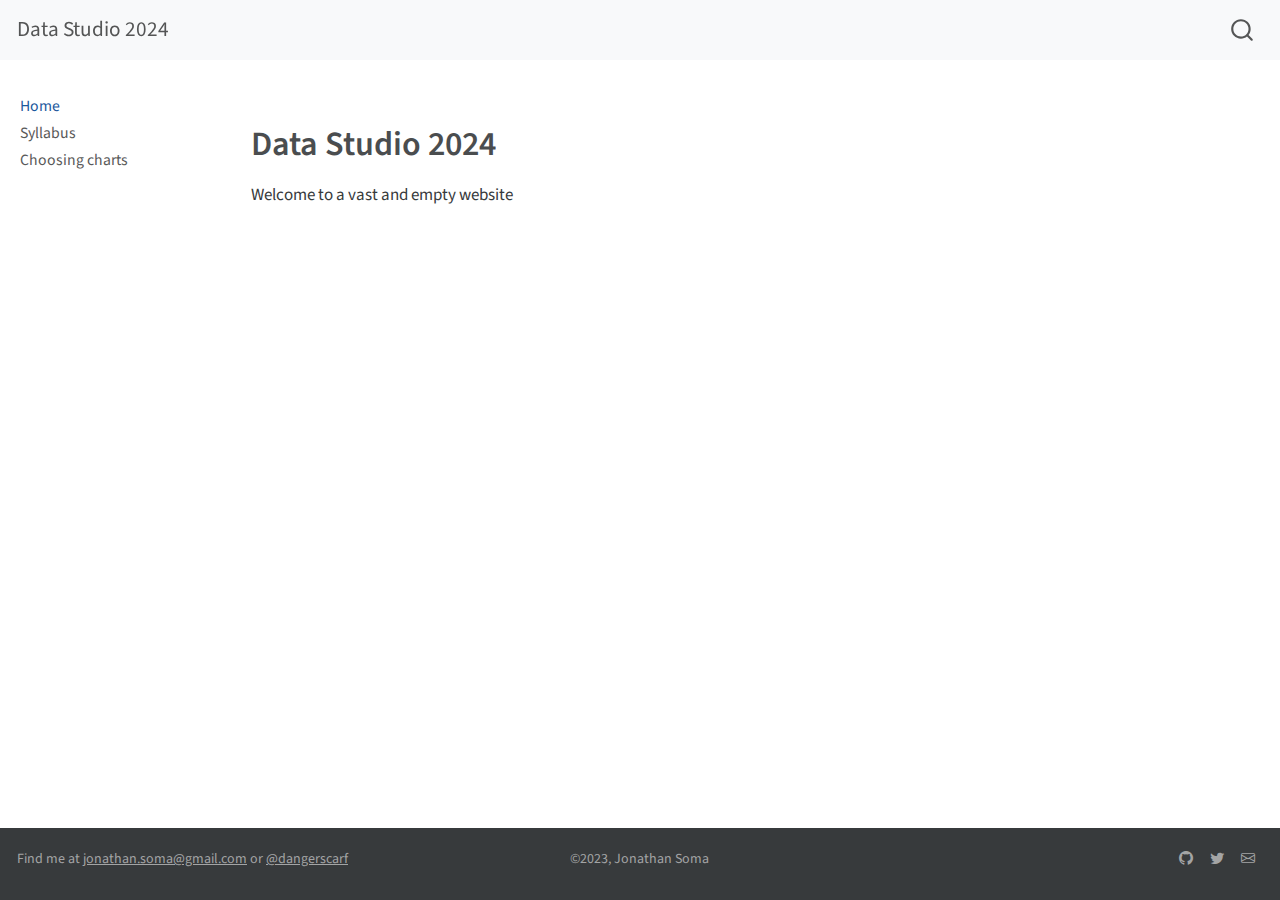
<file: docs/index.html>
<!DOCTYPE html>
<html xmlns="http://www.w3.org/1999/xhtml" lang="en" xml:lang="en"><head>

<meta charset="utf-8">
<meta name="generator" content="quarto-1.3.361">

<meta name="viewport" content="width=device-width, initial-scale=1.0, user-scalable=yes">


<title>Data Studio 2024</title>
<style>
code{white-space: pre-wrap;}
span.smallcaps{font-variant: small-caps;}
div.columns{display: flex; gap: min(4vw, 1.5em);}
div.column{flex: auto; overflow-x: auto;}
div.hanging-indent{margin-left: 1.5em; text-indent: -1.5em;}
ul.task-list{list-style: none;}
ul.task-list li input[type="checkbox"] {
  width: 0.8em;
  margin: 0 0.8em 0.2em -1em; /* quarto-specific, see https://github.com/quarto-dev/quarto-cli/issues/4556 */ 
  vertical-align: middle;
}
</style>


<script src="site_libs/quarto-nav/quarto-nav.js"></script>
<script src="site_libs/quarto-nav/headroom.min.js"></script>
<script src="site_libs/clipboard/clipboard.min.js"></script>
<script src="site_libs/quarto-search/autocomplete.umd.js"></script>
<script src="site_libs/quarto-search/fuse.min.js"></script>
<script src="site_libs/quarto-search/quarto-search.js"></script>
<meta name="quarto:offset" content="./">
<script src="site_libs/quarto-html/quarto.js"></script>
<script src="site_libs/quarto-html/popper.min.js"></script>
<script src="site_libs/quarto-html/tippy.umd.min.js"></script>
<script src="site_libs/quarto-html/anchor.min.js"></script>
<link href="site_libs/quarto-html/tippy.css" rel="stylesheet">
<link href="site_libs/quarto-html/quarto-syntax-highlighting.css" rel="stylesheet" id="quarto-text-highlighting-styles">
<script src="site_libs/bootstrap/bootstrap.min.js"></script>
<link href="site_libs/bootstrap/bootstrap-icons.css" rel="stylesheet">
<link href="site_libs/bootstrap/bootstrap.min.css" rel="stylesheet" id="quarto-bootstrap" data-mode="light">
<script id="quarto-search-options" type="application/json">{
  "location": "navbar",
  "copy-button": false,
  "collapse-after": 3,
  "panel-placement": "end",
  "type": "overlay",
  "limit": 20,
  "language": {
    "search-no-results-text": "No results",
    "search-matching-documents-text": "matching documents",
    "search-copy-link-title": "Copy link to search",
    "search-hide-matches-text": "Hide additional matches",
    "search-more-match-text": "more match in this document",
    "search-more-matches-text": "more matches in this document",
    "search-clear-button-title": "Clear",
    "search-detached-cancel-button-title": "Cancel",
    "search-submit-button-title": "Submit",
    "search-label": "Search"
  }
}</script>


<meta name="twitter:title" content="">
<meta name="twitter:description" content="">
<meta name="twitter:creator" content="@dangerscarf">
<meta name="twitter:card" content="summary">
</head>

<body class="nav-sidebar docked nav-fixed fullcontent">

<div id="quarto-search-results"></div>
  <header id="quarto-header" class="headroom fixed-top">
    <nav class="navbar navbar-expand-lg navbar-dark ">
      <div class="navbar-container container-fluid">
      <div class="navbar-brand-container">
    <a class="navbar-brand" href="./index.html">
    <span class="navbar-title">Data Studio 2024</span>
    </a>
  </div>
        <div class="quarto-navbar-tools ms-auto">
</div>
          <div id="quarto-search" class="" title="Search"></div>
      </div> <!-- /container-fluid -->
    </nav>
  <nav class="quarto-secondary-nav">
    <div class="container-fluid d-flex">
      <button type="button" class="quarto-btn-toggle btn" data-bs-toggle="collapse" data-bs-target="#quarto-sidebar,#quarto-sidebar-glass" aria-controls="quarto-sidebar" aria-expanded="false" aria-label="Toggle sidebar navigation" onclick="if (window.quartoToggleHeadroom) { window.quartoToggleHeadroom(); }">
        <i class="bi bi-layout-text-sidebar-reverse"></i>
      </button>
      <nav class="quarto-page-breadcrumbs" aria-label="breadcrumb"><ol class="breadcrumb"><li class="breadcrumb-item"><a href="./index.html">Home</a></li></ol></nav>
      <a class="flex-grow-1" role="button" data-bs-toggle="collapse" data-bs-target="#quarto-sidebar,#quarto-sidebar-glass" aria-controls="quarto-sidebar" aria-expanded="false" aria-label="Toggle sidebar navigation" onclick="if (window.quartoToggleHeadroom) { window.quartoToggleHeadroom(); }">      
      </a>
    </div>
  </nav>
</header>
<!-- content -->
<div id="quarto-content" class="quarto-container page-columns page-rows-contents page-layout-article page-navbar">
<!-- sidebar -->
  <nav id="quarto-sidebar" class="sidebar collapse collapse-horizontal sidebar-navigation docked overflow-auto">
    <div class="sidebar-menu-container"> 
    <ul class="list-unstyled mt-1">
        <li class="sidebar-item">
  <div class="sidebar-item-container"> 
  <a href="./index.html" class="sidebar-item-text sidebar-link active">
 <span class="menu-text">Home</span></a>
  </div>
</li>
        <li class="sidebar-item">
  <div class="sidebar-item-container"> 
  <a href="./syllabus.html" class="sidebar-item-text sidebar-link">
 <span class="menu-text">Syllabus</span></a>
  </div>
</li>
        <li class="sidebar-item">
  <div class="sidebar-item-container"> 
  <a href="./selecting-charts.html" class="sidebar-item-text sidebar-link">
 <span class="menu-text">Choosing charts</span></a>
  </div>
</li>
    </ul>
    </div>
</nav>
<div id="quarto-sidebar-glass" data-bs-toggle="collapse" data-bs-target="#quarto-sidebar,#quarto-sidebar-glass"></div>
<!-- margin-sidebar -->
    
<!-- main -->
<main class="content" id="quarto-document-content">



<section id="data-studio-2024" class="level1">
<h1>Data Studio 2024</h1>
<p>Welcome to a vast and empty website</p>


</section>

</main> <!-- /main -->
<script id="quarto-html-after-body" type="application/javascript">
window.document.addEventListener("DOMContentLoaded", function (event) {
  const toggleBodyColorMode = (bsSheetEl) => {
    const mode = bsSheetEl.getAttribute("data-mode");
    const bodyEl = window.document.querySelector("body");
    if (mode === "dark") {
      bodyEl.classList.add("quarto-dark");
      bodyEl.classList.remove("quarto-light");
    } else {
      bodyEl.classList.add("quarto-light");
      bodyEl.classList.remove("quarto-dark");
    }
  }
  const toggleBodyColorPrimary = () => {
    const bsSheetEl = window.document.querySelector("link#quarto-bootstrap");
    if (bsSheetEl) {
      toggleBodyColorMode(bsSheetEl);
    }
  }
  toggleBodyColorPrimary();  
  const icon = "";
  const anchorJS = new window.AnchorJS();
  anchorJS.options = {
    placement: 'right',
    icon: icon
  };
  anchorJS.add('.anchored');
  const isCodeAnnotation = (el) => {
    for (const clz of el.classList) {
      if (clz.startsWith('code-annotation-')) {                     
        return true;
      }
    }
    return false;
  }
  const clipboard = new window.ClipboardJS('.code-copy-button', {
    text: function(trigger) {
      const codeEl = trigger.previousElementSibling.cloneNode(true);
      for (const childEl of codeEl.children) {
        if (isCodeAnnotation(childEl)) {
          childEl.remove();
        }
      }
      return codeEl.innerText;
    }
  });
  clipboard.on('success', function(e) {
    // button target
    const button = e.trigger;
    // don't keep focus
    button.blur();
    // flash "checked"
    button.classList.add('code-copy-button-checked');
    var currentTitle = button.getAttribute("title");
    button.setAttribute("title", "Copied!");
    let tooltip;
    if (window.bootstrap) {
      button.setAttribute("data-bs-toggle", "tooltip");
      button.setAttribute("data-bs-placement", "left");
      button.setAttribute("data-bs-title", "Copied!");
      tooltip = new bootstrap.Tooltip(button, 
        { trigger: "manual", 
          customClass: "code-copy-button-tooltip",
          offset: [0, -8]});
      tooltip.show();    
    }
    setTimeout(function() {
      if (tooltip) {
        tooltip.hide();
        button.removeAttribute("data-bs-title");
        button.removeAttribute("data-bs-toggle");
        button.removeAttribute("data-bs-placement");
      }
      button.setAttribute("title", currentTitle);
      button.classList.remove('code-copy-button-checked');
    }, 1000);
    // clear code selection
    e.clearSelection();
  });
  function tippyHover(el, contentFn) {
    const config = {
      allowHTML: true,
      content: contentFn,
      maxWidth: 500,
      delay: 100,
      arrow: false,
      appendTo: function(el) {
          return el.parentElement;
      },
      interactive: true,
      interactiveBorder: 10,
      theme: 'quarto',
      placement: 'bottom-start'
    };
    window.tippy(el, config); 
  }
  const noterefs = window.document.querySelectorAll('a[role="doc-noteref"]');
  for (var i=0; i<noterefs.length; i++) {
    const ref = noterefs[i];
    tippyHover(ref, function() {
      // use id or data attribute instead here
      let href = ref.getAttribute('data-footnote-href') || ref.getAttribute('href');
      try { href = new URL(href).hash; } catch {}
      const id = href.replace(/^#\/?/, "");
      const note = window.document.getElementById(id);
      return note.innerHTML;
    });
  }
      let selectedAnnoteEl;
      const selectorForAnnotation = ( cell, annotation) => {
        let cellAttr = 'data-code-cell="' + cell + '"';
        let lineAttr = 'data-code-annotation="' +  annotation + '"';
        const selector = 'span[' + cellAttr + '][' + lineAttr + ']';
        return selector;
      }
      const selectCodeLines = (annoteEl) => {
        const doc = window.document;
        const targetCell = annoteEl.getAttribute("data-target-cell");
        const targetAnnotation = annoteEl.getAttribute("data-target-annotation");
        const annoteSpan = window.document.querySelector(selectorForAnnotation(targetCell, targetAnnotation));
        const lines = annoteSpan.getAttribute("data-code-lines").split(",");
        const lineIds = lines.map((line) => {
          return targetCell + "-" + line;
        })
        let top = null;
        let height = null;
        let parent = null;
        if (lineIds.length > 0) {
            //compute the position of the single el (top and bottom and make a div)
            const el = window.document.getElementById(lineIds[0]);
            top = el.offsetTop;
            height = el.offsetHeight;
            parent = el.parentElement.parentElement;
          if (lineIds.length > 1) {
            const lastEl = window.document.getElementById(lineIds[lineIds.length - 1]);
            const bottom = lastEl.offsetTop + lastEl.offsetHeight;
            height = bottom - top;
          }
          if (top !== null && height !== null && parent !== null) {
            // cook up a div (if necessary) and position it 
            let div = window.document.getElementById("code-annotation-line-highlight");
            if (div === null) {
              div = window.document.createElement("div");
              div.setAttribute("id", "code-annotation-line-highlight");
              div.style.position = 'absolute';
              parent.appendChild(div);
            }
            div.style.top = top - 2 + "px";
            div.style.height = height + 4 + "px";
            let gutterDiv = window.document.getElementById("code-annotation-line-highlight-gutter");
            if (gutterDiv === null) {
              gutterDiv = window.document.createElement("div");
              gutterDiv.setAttribute("id", "code-annotation-line-highlight-gutter");
              gutterDiv.style.position = 'absolute';
              const codeCell = window.document.getElementById(targetCell);
              const gutter = codeCell.querySelector('.code-annotation-gutter');
              gutter.appendChild(gutterDiv);
            }
            gutterDiv.style.top = top - 2 + "px";
            gutterDiv.style.height = height + 4 + "px";
          }
          selectedAnnoteEl = annoteEl;
        }
      };
      const unselectCodeLines = () => {
        const elementsIds = ["code-annotation-line-highlight", "code-annotation-line-highlight-gutter"];
        elementsIds.forEach((elId) => {
          const div = window.document.getElementById(elId);
          if (div) {
            div.remove();
          }
        });
        selectedAnnoteEl = undefined;
      };
      // Attach click handler to the DT
      const annoteDls = window.document.querySelectorAll('dt[data-target-cell]');
      for (const annoteDlNode of annoteDls) {
        annoteDlNode.addEventListener('click', (event) => {
          const clickedEl = event.target;
          if (clickedEl !== selectedAnnoteEl) {
            unselectCodeLines();
            const activeEl = window.document.querySelector('dt[data-target-cell].code-annotation-active');
            if (activeEl) {
              activeEl.classList.remove('code-annotation-active');
            }
            selectCodeLines(clickedEl);
            clickedEl.classList.add('code-annotation-active');
          } else {
            // Unselect the line
            unselectCodeLines();
            clickedEl.classList.remove('code-annotation-active');
          }
        });
      }
  const findCites = (el) => {
    const parentEl = el.parentElement;
    if (parentEl) {
      const cites = parentEl.dataset.cites;
      if (cites) {
        return {
          el,
          cites: cites.split(' ')
        };
      } else {
        return findCites(el.parentElement)
      }
    } else {
      return undefined;
    }
  };
  var bibliorefs = window.document.querySelectorAll('a[role="doc-biblioref"]');
  for (var i=0; i<bibliorefs.length; i++) {
    const ref = bibliorefs[i];
    const citeInfo = findCites(ref);
    if (citeInfo) {
      tippyHover(citeInfo.el, function() {
        var popup = window.document.createElement('div');
        citeInfo.cites.forEach(function(cite) {
          var citeDiv = window.document.createElement('div');
          citeDiv.classList.add('hanging-indent');
          citeDiv.classList.add('csl-entry');
          var biblioDiv = window.document.getElementById('ref-' + cite);
          if (biblioDiv) {
            citeDiv.innerHTML = biblioDiv.innerHTML;
          }
          popup.appendChild(citeDiv);
        });
        return popup.innerHTML;
      });
    }
  }
});
</script>
</div> <!-- /content -->
<footer class="footer">
  <div class="nav-footer">
    <div class="nav-footer-left">Find me at <a href="mailto:jonathan.soma@gmail.com">jonathan.soma@gmail.com</a> or <a href="https://twitter.com/dangerscarf"><span class="citation" data-cites="dangerscarf">@dangerscarf</span></a></div>   
    <div class="nav-footer-center">©2023, Jonathan Soma</div>
    <div class="nav-footer-right">
      <ul class="footer-items list-unstyled">
    <li class="nav-item compact">
    <a class="nav-link" href="https://github.com/jsoma">
      <i class="bi bi-github" role="img">
</i> 
    </a>
  </li>  
    <li class="nav-item compact">
    <a class="nav-link" href="https://twitter.com/dangerscarf">
      <i class="bi bi-twitter" role="img">
</i> 
    </a>
  </li>  
    <li class="nav-item compact">
    <a class="nav-link" href="mailto:jonathan.soma@gmail.com">
      <i class="bi bi-envelope" role="img">
</i> 
    </a>
  </li>  
</ul>
    </div>
  </div>
</footer>



</body></html>
</file>
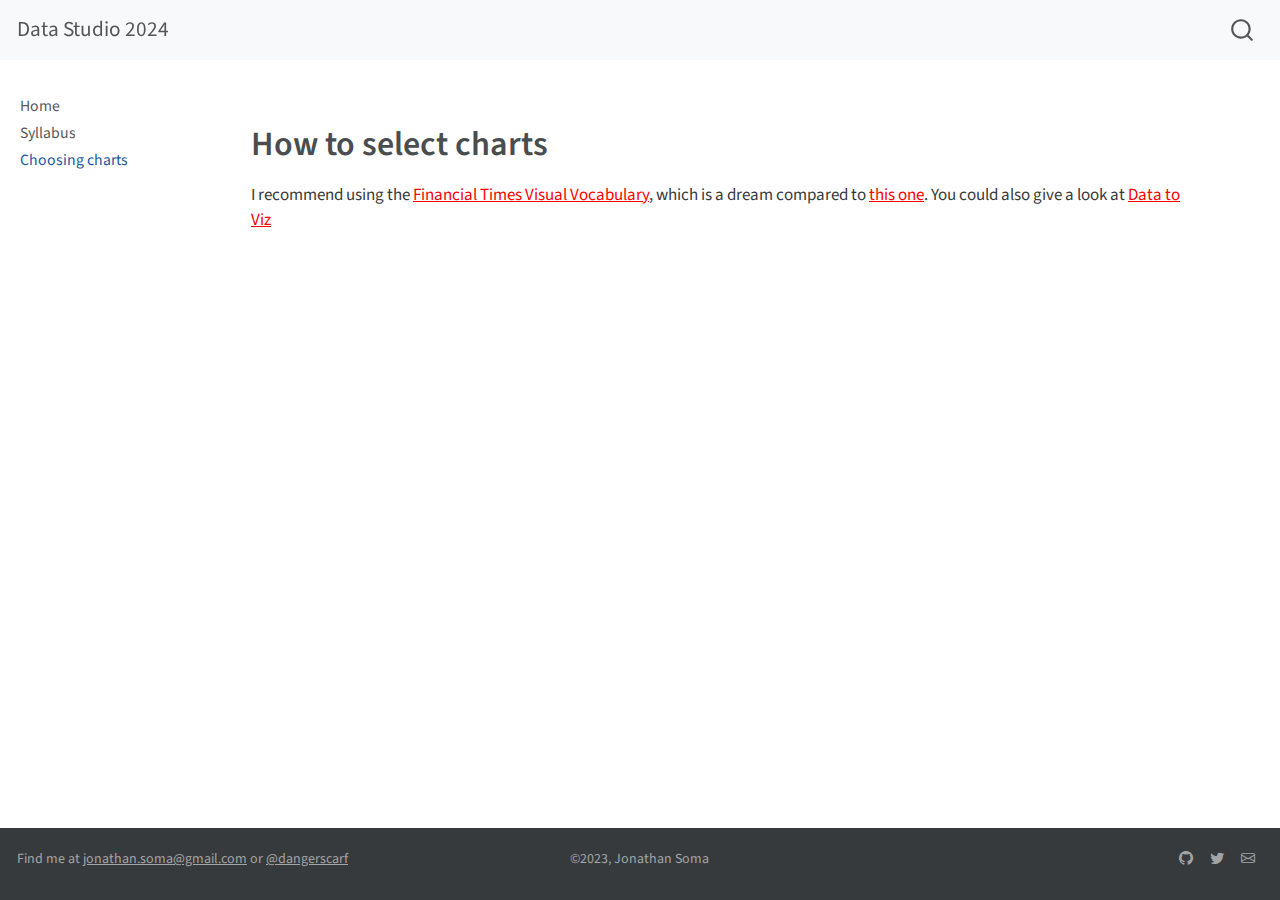
<file: docs/selecting-charts.html>
<!DOCTYPE html>
<html xmlns="http://www.w3.org/1999/xhtml" lang="en" xml:lang="en"><head>

<meta charset="utf-8">
<meta name="generator" content="quarto-1.3.361">

<meta name="viewport" content="width=device-width, initial-scale=1.0, user-scalable=yes">


<title>Data Studio 2024 – selecting-charts</title>
<style>
code{white-space: pre-wrap;}
span.smallcaps{font-variant: small-caps;}
div.columns{display: flex; gap: min(4vw, 1.5em);}
div.column{flex: auto; overflow-x: auto;}
div.hanging-indent{margin-left: 1.5em; text-indent: -1.5em;}
ul.task-list{list-style: none;}
ul.task-list li input[type="checkbox"] {
  width: 0.8em;
  margin: 0 0.8em 0.2em -1em; /* quarto-specific, see https://github.com/quarto-dev/quarto-cli/issues/4556 */ 
  vertical-align: middle;
}
</style>


<script src="site_libs/quarto-nav/quarto-nav.js"></script>
<script src="site_libs/quarto-nav/headroom.min.js"></script>
<script src="site_libs/clipboard/clipboard.min.js"></script>
<script src="site_libs/quarto-search/autocomplete.umd.js"></script>
<script src="site_libs/quarto-search/fuse.min.js"></script>
<script src="site_libs/quarto-search/quarto-search.js"></script>
<meta name="quarto:offset" content="./">
<script src="site_libs/quarto-html/quarto.js"></script>
<script src="site_libs/quarto-html/popper.min.js"></script>
<script src="site_libs/quarto-html/tippy.umd.min.js"></script>
<script src="site_libs/quarto-html/anchor.min.js"></script>
<link href="site_libs/quarto-html/tippy.css" rel="stylesheet">
<link href="site_libs/quarto-html/quarto-syntax-highlighting.css" rel="stylesheet" id="quarto-text-highlighting-styles">
<script src="site_libs/bootstrap/bootstrap.min.js"></script>
<link href="site_libs/bootstrap/bootstrap-icons.css" rel="stylesheet">
<link href="site_libs/bootstrap/bootstrap.min.css" rel="stylesheet" id="quarto-bootstrap" data-mode="light">
<script id="quarto-search-options" type="application/json">{
  "location": "navbar",
  "copy-button": false,
  "collapse-after": 3,
  "panel-placement": "end",
  "type": "overlay",
  "limit": 20,
  "language": {
    "search-no-results-text": "No results",
    "search-matching-documents-text": "matching documents",
    "search-copy-link-title": "Copy link to search",
    "search-hide-matches-text": "Hide additional matches",
    "search-more-match-text": "more match in this document",
    "search-more-matches-text": "more matches in this document",
    "search-clear-button-title": "Clear",
    "search-detached-cancel-button-title": "Cancel",
    "search-submit-button-title": "Submit",
    "search-label": "Search"
  }
}</script>


</head>

<body class="nav-sidebar docked nav-fixed fullcontent">

<div id="quarto-search-results"></div>
  <header id="quarto-header" class="headroom fixed-top">
    <nav class="navbar navbar-expand-lg navbar-dark ">
      <div class="navbar-container container-fluid">
      <div class="navbar-brand-container">
    <a class="navbar-brand" href="./index.html">
    <span class="navbar-title">Data Studio 2024</span>
    </a>
  </div>
        <div class="quarto-navbar-tools ms-auto">
</div>
          <div id="quarto-search" class="" title="Search"></div>
      </div> <!-- /container-fluid -->
    </nav>
  <nav class="quarto-secondary-nav">
    <div class="container-fluid d-flex">
      <button type="button" class="quarto-btn-toggle btn" data-bs-toggle="collapse" data-bs-target="#quarto-sidebar,#quarto-sidebar-glass" aria-controls="quarto-sidebar" aria-expanded="false" aria-label="Toggle sidebar navigation" onclick="if (window.quartoToggleHeadroom) { window.quartoToggleHeadroom(); }">
        <i class="bi bi-layout-text-sidebar-reverse"></i>
      </button>
      <nav class="quarto-page-breadcrumbs" aria-label="breadcrumb"><ol class="breadcrumb"><li class="breadcrumb-item"><a href="./selecting-charts.html">Choosing charts</a></li></ol></nav>
      <a class="flex-grow-1" role="button" data-bs-toggle="collapse" data-bs-target="#quarto-sidebar,#quarto-sidebar-glass" aria-controls="quarto-sidebar" aria-expanded="false" aria-label="Toggle sidebar navigation" onclick="if (window.quartoToggleHeadroom) { window.quartoToggleHeadroom(); }">      
      </a>
    </div>
  </nav>
</header>
<!-- content -->
<div id="quarto-content" class="quarto-container page-columns page-rows-contents page-layout-article page-navbar">
<!-- sidebar -->
  <nav id="quarto-sidebar" class="sidebar collapse collapse-horizontal sidebar-navigation docked overflow-auto">
    <div class="sidebar-menu-container"> 
    <ul class="list-unstyled mt-1">
        <li class="sidebar-item">
  <div class="sidebar-item-container"> 
  <a href="./index.html" class="sidebar-item-text sidebar-link">
 <span class="menu-text">Home</span></a>
  </div>
</li>
        <li class="sidebar-item">
  <div class="sidebar-item-container"> 
  <a href="./syllabus.html" class="sidebar-item-text sidebar-link">
 <span class="menu-text">Syllabus</span></a>
  </div>
</li>
        <li class="sidebar-item">
  <div class="sidebar-item-container"> 
  <a href="./selecting-charts.html" class="sidebar-item-text sidebar-link active">
 <span class="menu-text">Choosing charts</span></a>
  </div>
</li>
    </ul>
    </div>
</nav>
<div id="quarto-sidebar-glass" data-bs-toggle="collapse" data-bs-target="#quarto-sidebar,#quarto-sidebar-glass"></div>
<!-- margin-sidebar -->
    
<!-- main -->
<main class="content" id="quarto-document-content">



<section id="how-to-select-charts" class="level1">
<h1>How to select charts</h1>
<p>I recommend using the <a href="assets/FT4schools_RGS.pdf">Financial Times Visual Vocabulary</a>, which is a dream compared to <a href="assets/chart-chooser-2020.pdf">this one</a>. You could also give a look at <a href="https://www.data-to-viz.com/">Data to Viz</a></p>


</section>

</main> <!-- /main -->
<script id="quarto-html-after-body" type="application/javascript">
window.document.addEventListener("DOMContentLoaded", function (event) {
  const toggleBodyColorMode = (bsSheetEl) => {
    const mode = bsSheetEl.getAttribute("data-mode");
    const bodyEl = window.document.querySelector("body");
    if (mode === "dark") {
      bodyEl.classList.add("quarto-dark");
      bodyEl.classList.remove("quarto-light");
    } else {
      bodyEl.classList.add("quarto-light");
      bodyEl.classList.remove("quarto-dark");
    }
  }
  const toggleBodyColorPrimary = () => {
    const bsSheetEl = window.document.querySelector("link#quarto-bootstrap");
    if (bsSheetEl) {
      toggleBodyColorMode(bsSheetEl);
    }
  }
  toggleBodyColorPrimary();  
  const icon = "";
  const anchorJS = new window.AnchorJS();
  anchorJS.options = {
    placement: 'right',
    icon: icon
  };
  anchorJS.add('.anchored');
  const isCodeAnnotation = (el) => {
    for (const clz of el.classList) {
      if (clz.startsWith('code-annotation-')) {                     
        return true;
      }
    }
    return false;
  }
  const clipboard = new window.ClipboardJS('.code-copy-button', {
    text: function(trigger) {
      const codeEl = trigger.previousElementSibling.cloneNode(true);
      for (const childEl of codeEl.children) {
        if (isCodeAnnotation(childEl)) {
          childEl.remove();
        }
      }
      return codeEl.innerText;
    }
  });
  clipboard.on('success', function(e) {
    // button target
    const button = e.trigger;
    // don't keep focus
    button.blur();
    // flash "checked"
    button.classList.add('code-copy-button-checked');
    var currentTitle = button.getAttribute("title");
    button.setAttribute("title", "Copied!");
    let tooltip;
    if (window.bootstrap) {
      button.setAttribute("data-bs-toggle", "tooltip");
      button.setAttribute("data-bs-placement", "left");
      button.setAttribute("data-bs-title", "Copied!");
      tooltip = new bootstrap.Tooltip(button, 
        { trigger: "manual", 
          customClass: "code-copy-button-tooltip",
          offset: [0, -8]});
      tooltip.show();    
    }
    setTimeout(function() {
      if (tooltip) {
        tooltip.hide();
        button.removeAttribute("data-bs-title");
        button.removeAttribute("data-bs-toggle");
        button.removeAttribute("data-bs-placement");
      }
      button.setAttribute("title", currentTitle);
      button.classList.remove('code-copy-button-checked');
    }, 1000);
    // clear code selection
    e.clearSelection();
  });
  function tippyHover(el, contentFn) {
    const config = {
      allowHTML: true,
      content: contentFn,
      maxWidth: 500,
      delay: 100,
      arrow: false,
      appendTo: function(el) {
          return el.parentElement;
      },
      interactive: true,
      interactiveBorder: 10,
      theme: 'quarto',
      placement: 'bottom-start'
    };
    window.tippy(el, config); 
  }
  const noterefs = window.document.querySelectorAll('a[role="doc-noteref"]');
  for (var i=0; i<noterefs.length; i++) {
    const ref = noterefs[i];
    tippyHover(ref, function() {
      // use id or data attribute instead here
      let href = ref.getAttribute('data-footnote-href') || ref.getAttribute('href');
      try { href = new URL(href).hash; } catch {}
      const id = href.replace(/^#\/?/, "");
      const note = window.document.getElementById(id);
      return note.innerHTML;
    });
  }
      let selectedAnnoteEl;
      const selectorForAnnotation = ( cell, annotation) => {
        let cellAttr = 'data-code-cell="' + cell + '"';
        let lineAttr = 'data-code-annotation="' +  annotation + '"';
        const selector = 'span[' + cellAttr + '][' + lineAttr + ']';
        return selector;
      }
      const selectCodeLines = (annoteEl) => {
        const doc = window.document;
        const targetCell = annoteEl.getAttribute("data-target-cell");
        const targetAnnotation = annoteEl.getAttribute("data-target-annotation");
        const annoteSpan = window.document.querySelector(selectorForAnnotation(targetCell, targetAnnotation));
        const lines = annoteSpan.getAttribute("data-code-lines").split(",");
        const lineIds = lines.map((line) => {
          return targetCell + "-" + line;
        })
        let top = null;
        let height = null;
        let parent = null;
        if (lineIds.length > 0) {
            //compute the position of the single el (top and bottom and make a div)
            const el = window.document.getElementById(lineIds[0]);
            top = el.offsetTop;
            height = el.offsetHeight;
            parent = el.parentElement.parentElement;
          if (lineIds.length > 1) {
            const lastEl = window.document.getElementById(lineIds[lineIds.length - 1]);
            const bottom = lastEl.offsetTop + lastEl.offsetHeight;
            height = bottom - top;
          }
          if (top !== null && height !== null && parent !== null) {
            // cook up a div (if necessary) and position it 
            let div = window.document.getElementById("code-annotation-line-highlight");
            if (div === null) {
              div = window.document.createElement("div");
              div.setAttribute("id", "code-annotation-line-highlight");
              div.style.position = 'absolute';
              parent.appendChild(div);
            }
            div.style.top = top - 2 + "px";
            div.style.height = height + 4 + "px";
            let gutterDiv = window.document.getElementById("code-annotation-line-highlight-gutter");
            if (gutterDiv === null) {
              gutterDiv = window.document.createElement("div");
              gutterDiv.setAttribute("id", "code-annotation-line-highlight-gutter");
              gutterDiv.style.position = 'absolute';
              const codeCell = window.document.getElementById(targetCell);
              const gutter = codeCell.querySelector('.code-annotation-gutter');
              gutter.appendChild(gutterDiv);
            }
            gutterDiv.style.top = top - 2 + "px";
            gutterDiv.style.height = height + 4 + "px";
          }
          selectedAnnoteEl = annoteEl;
        }
      };
      const unselectCodeLines = () => {
        const elementsIds = ["code-annotation-line-highlight", "code-annotation-line-highlight-gutter"];
        elementsIds.forEach((elId) => {
          const div = window.document.getElementById(elId);
          if (div) {
            div.remove();
          }
        });
        selectedAnnoteEl = undefined;
      };
      // Attach click handler to the DT
      const annoteDls = window.document.querySelectorAll('dt[data-target-cell]');
      for (const annoteDlNode of annoteDls) {
        annoteDlNode.addEventListener('click', (event) => {
          const clickedEl = event.target;
          if (clickedEl !== selectedAnnoteEl) {
            unselectCodeLines();
            const activeEl = window.document.querySelector('dt[data-target-cell].code-annotation-active');
            if (activeEl) {
              activeEl.classList.remove('code-annotation-active');
            }
            selectCodeLines(clickedEl);
            clickedEl.classList.add('code-annotation-active');
          } else {
            // Unselect the line
            unselectCodeLines();
            clickedEl.classList.remove('code-annotation-active');
          }
        });
      }
  const findCites = (el) => {
    const parentEl = el.parentElement;
    if (parentEl) {
      const cites = parentEl.dataset.cites;
      if (cites) {
        return {
          el,
          cites: cites.split(' ')
        };
      } else {
        return findCites(el.parentElement)
      }
    } else {
      return undefined;
    }
  };
  var bibliorefs = window.document.querySelectorAll('a[role="doc-biblioref"]');
  for (var i=0; i<bibliorefs.length; i++) {
    const ref = bibliorefs[i];
    const citeInfo = findCites(ref);
    if (citeInfo) {
      tippyHover(citeInfo.el, function() {
        var popup = window.document.createElement('div');
        citeInfo.cites.forEach(function(cite) {
          var citeDiv = window.document.createElement('div');
          citeDiv.classList.add('hanging-indent');
          citeDiv.classList.add('csl-entry');
          var biblioDiv = window.document.getElementById('ref-' + cite);
          if (biblioDiv) {
            citeDiv.innerHTML = biblioDiv.innerHTML;
          }
          popup.appendChild(citeDiv);
        });
        return popup.innerHTML;
      });
    }
  }
});
</script>
</div> <!-- /content -->
<footer class="footer">
  <div class="nav-footer">
    <div class="nav-footer-left">Find me at <a href="mailto:jonathan.soma@gmail.com">jonathan.soma@gmail.com</a> or <a href="https://twitter.com/dangerscarf"><span class="citation" data-cites="dangerscarf">@dangerscarf</span></a></div>   
    <div class="nav-footer-center">©2023, Jonathan Soma</div>
    <div class="nav-footer-right">
      <ul class="footer-items list-unstyled">
    <li class="nav-item compact">
    <a class="nav-link" href="https://github.com/jsoma">
      <i class="bi bi-github" role="img">
</i> 
    </a>
  </li>  
    <li class="nav-item compact">
    <a class="nav-link" href="https://twitter.com/dangerscarf">
      <i class="bi bi-twitter" role="img">
</i> 
    </a>
  </li>  
    <li class="nav-item compact">
    <a class="nav-link" href="mailto:jonathan.soma@gmail.com">
      <i class="bi bi-envelope" role="img">
</i> 
    </a>
  </li>  
</ul>
    </div>
  </div>
</footer>



</body></html>
</file>
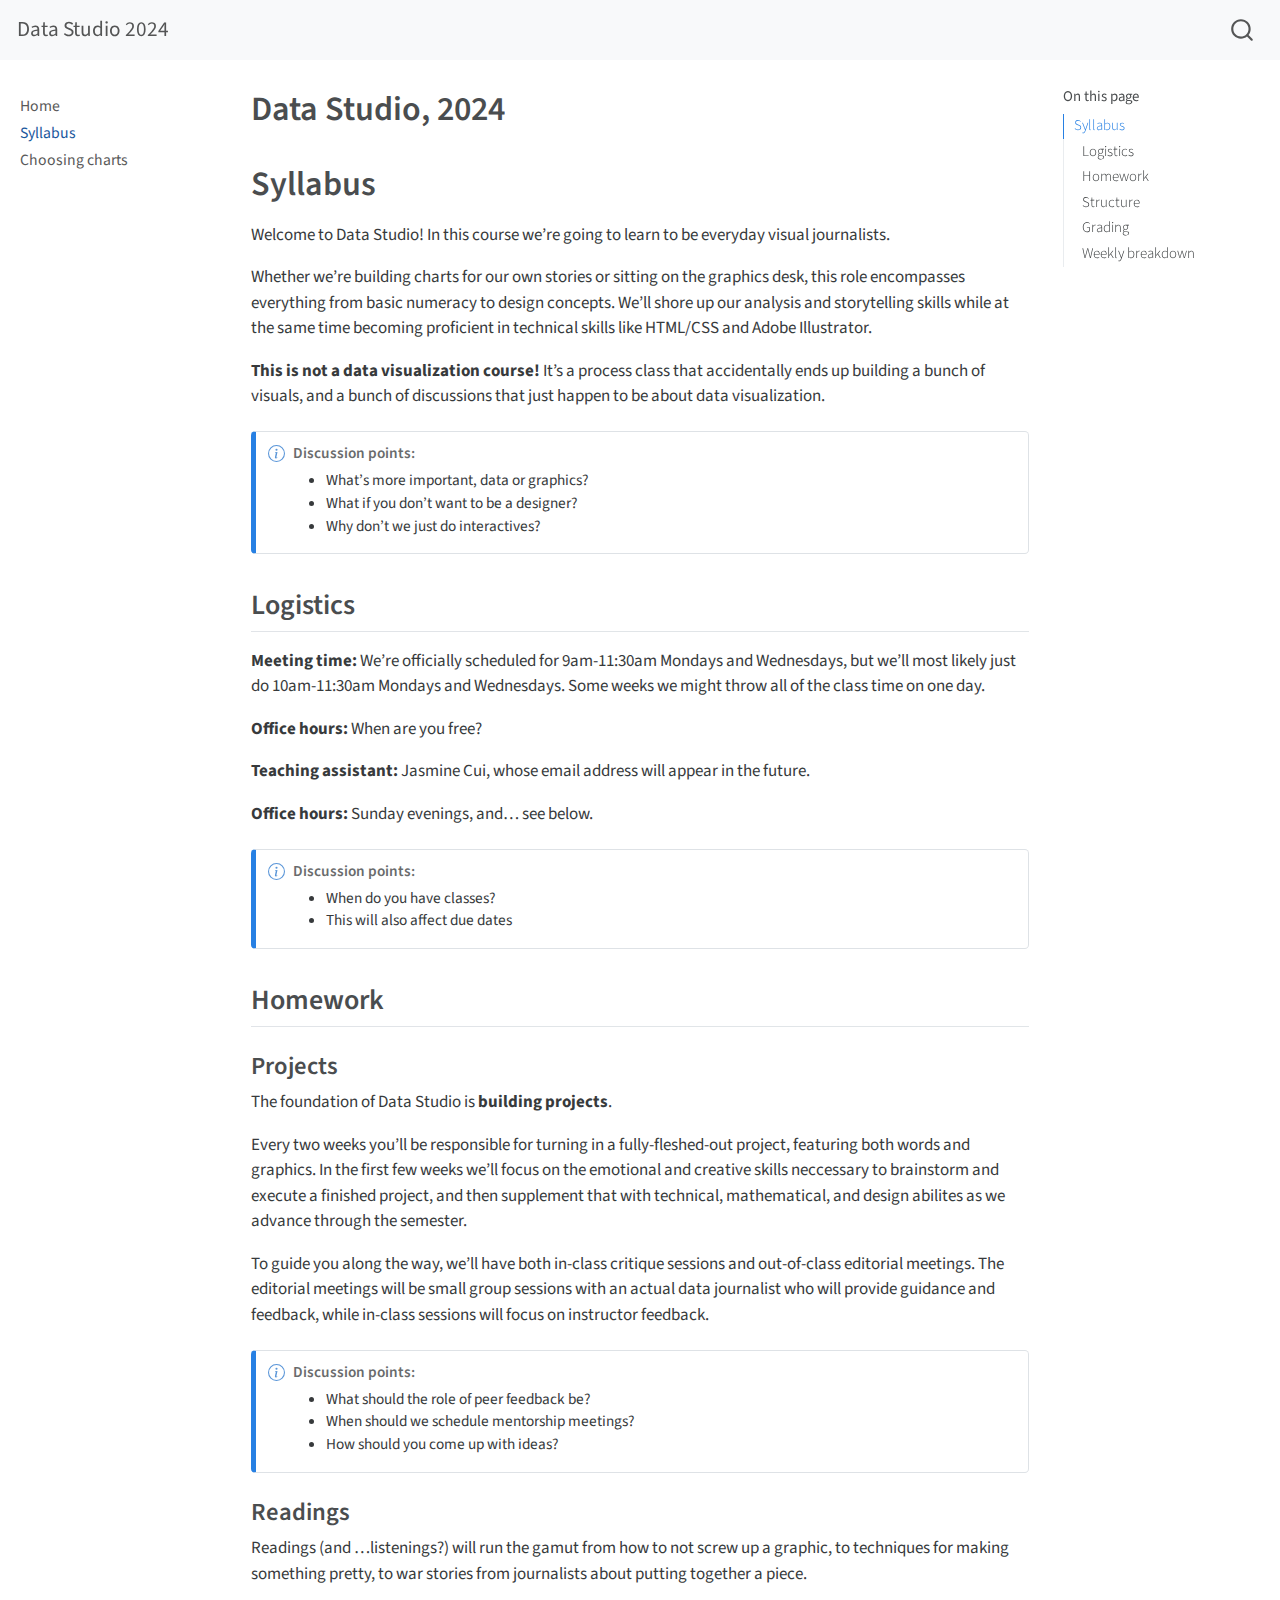
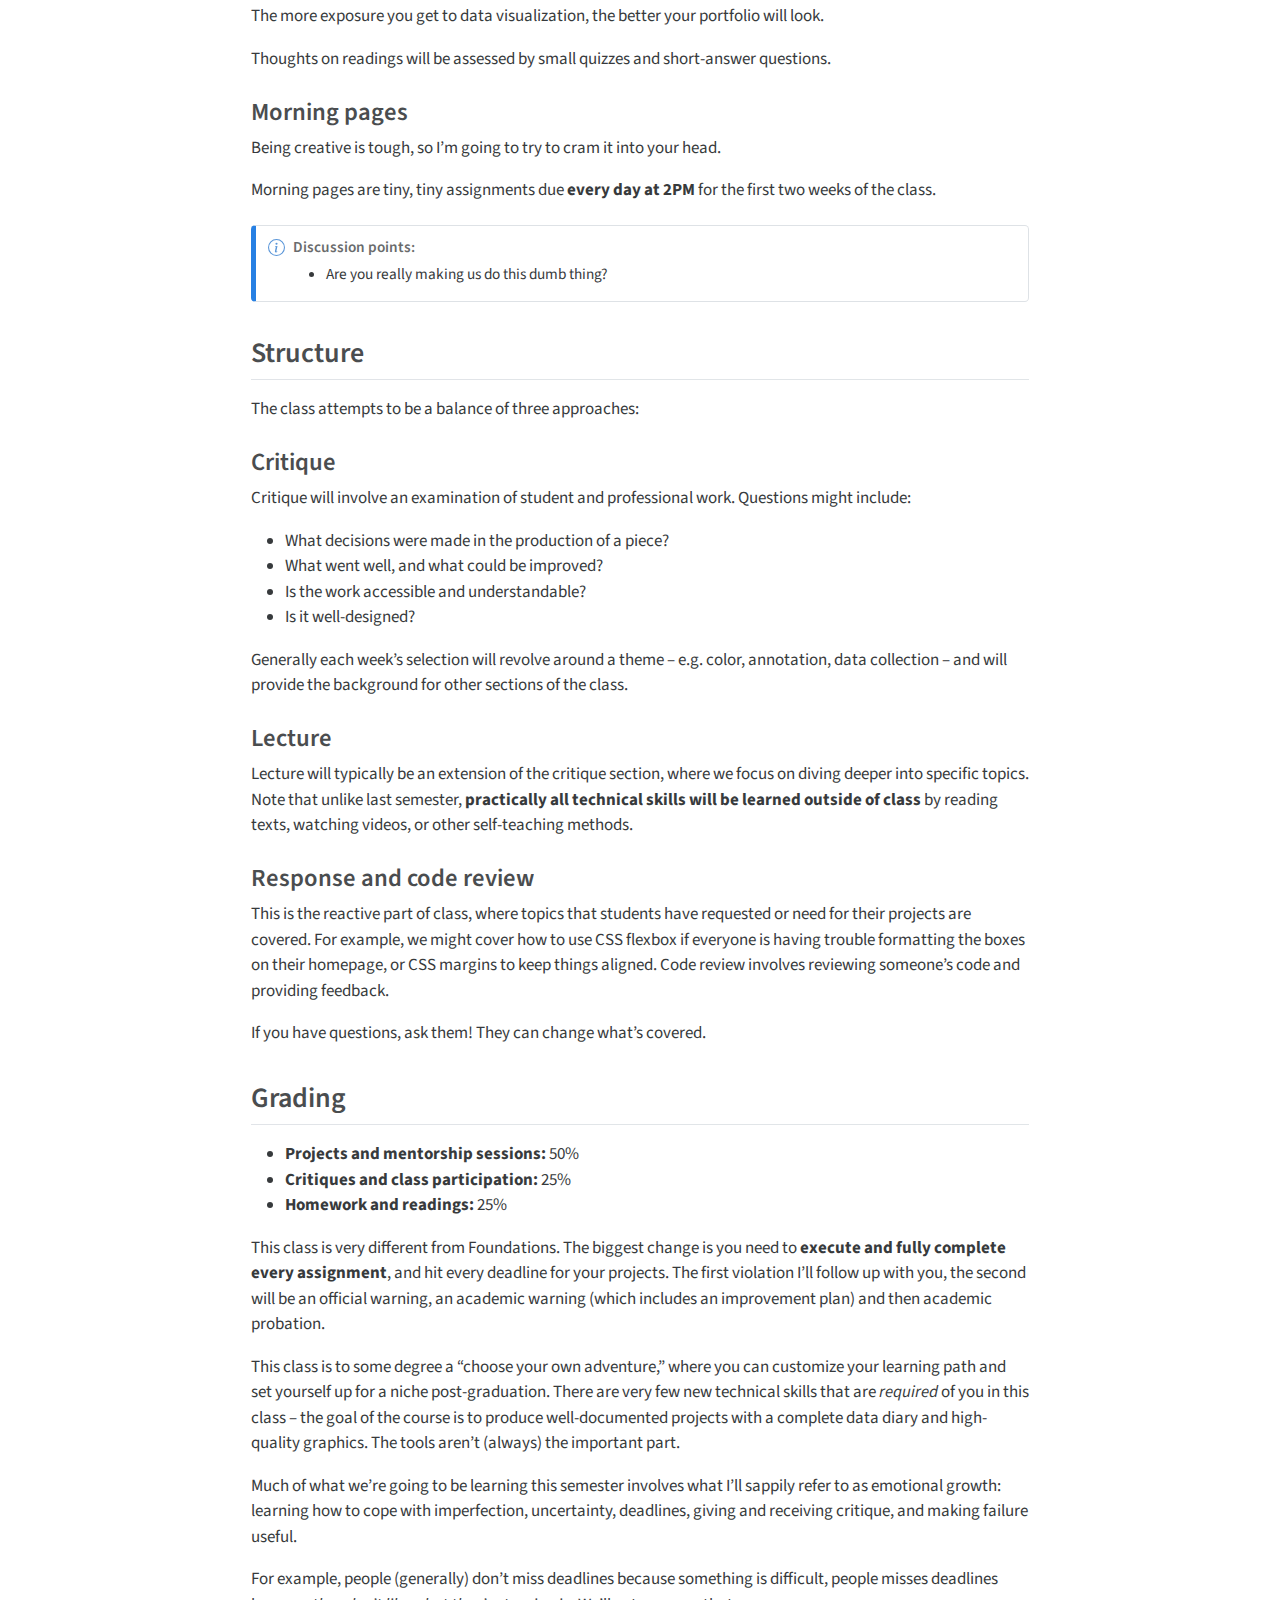
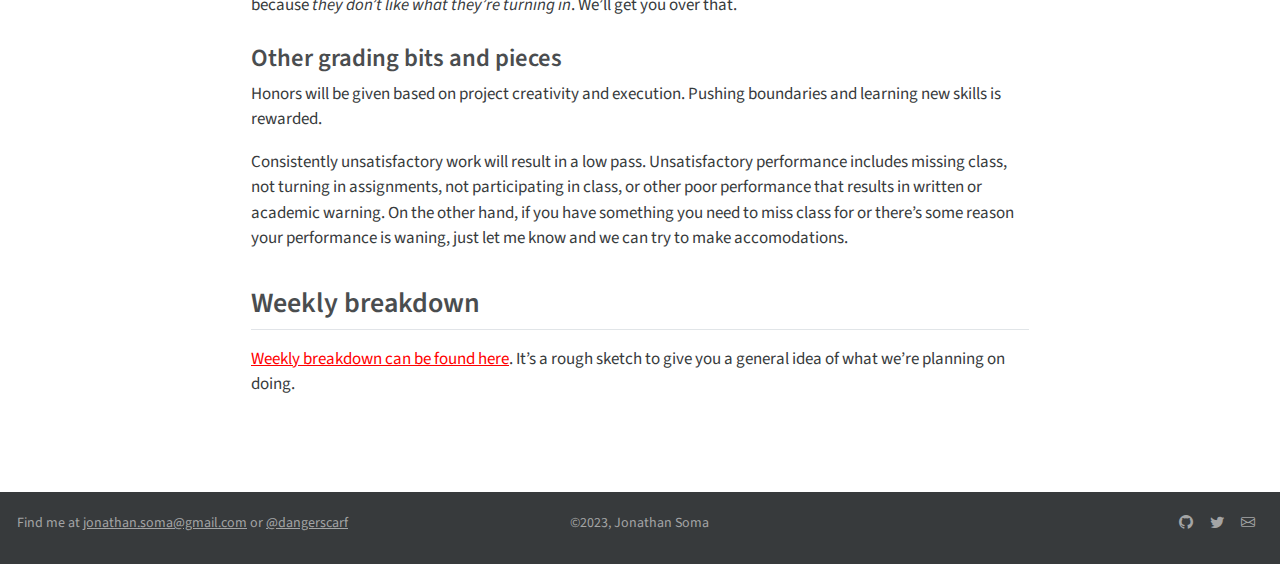
<file: docs/syllabus.html>
<!DOCTYPE html>
<html xmlns="http://www.w3.org/1999/xhtml" lang="en" xml:lang="en"><head>

<meta charset="utf-8">
<meta name="generator" content="quarto-1.3.361">

<meta name="viewport" content="width=device-width, initial-scale=1.0, user-scalable=yes">


<title>Data Studio 2024 - Data Studio, 2024</title>
<style>
code{white-space: pre-wrap;}
span.smallcaps{font-variant: small-caps;}
div.columns{display: flex; gap: min(4vw, 1.5em);}
div.column{flex: auto; overflow-x: auto;}
div.hanging-indent{margin-left: 1.5em; text-indent: -1.5em;}
ul.task-list{list-style: none;}
ul.task-list li input[type="checkbox"] {
  width: 0.8em;
  margin: 0 0.8em 0.2em -1em; /* quarto-specific, see https://github.com/quarto-dev/quarto-cli/issues/4556 */ 
  vertical-align: middle;
}
</style>


<script src="site_libs/quarto-nav/quarto-nav.js"></script>
<script src="site_libs/quarto-nav/headroom.min.js"></script>
<script src="site_libs/clipboard/clipboard.min.js"></script>
<script src="site_libs/quarto-search/autocomplete.umd.js"></script>
<script src="site_libs/quarto-search/fuse.min.js"></script>
<script src="site_libs/quarto-search/quarto-search.js"></script>
<meta name="quarto:offset" content="./">
<script src="site_libs/quarto-html/quarto.js"></script>
<script src="site_libs/quarto-html/popper.min.js"></script>
<script src="site_libs/quarto-html/tippy.umd.min.js"></script>
<script src="site_libs/quarto-html/anchor.min.js"></script>
<link href="site_libs/quarto-html/tippy.css" rel="stylesheet">
<link href="site_libs/quarto-html/quarto-syntax-highlighting.css" rel="stylesheet" id="quarto-text-highlighting-styles">
<script src="site_libs/bootstrap/bootstrap.min.js"></script>
<link href="site_libs/bootstrap/bootstrap-icons.css" rel="stylesheet">
<link href="site_libs/bootstrap/bootstrap.min.css" rel="stylesheet" id="quarto-bootstrap" data-mode="light">
<script id="quarto-search-options" type="application/json">{
  "location": "navbar",
  "copy-button": false,
  "collapse-after": 3,
  "panel-placement": "end",
  "type": "overlay",
  "limit": 20,
  "language": {
    "search-no-results-text": "No results",
    "search-matching-documents-text": "matching documents",
    "search-copy-link-title": "Copy link to search",
    "search-hide-matches-text": "Hide additional matches",
    "search-more-match-text": "more match in this document",
    "search-more-matches-text": "more matches in this document",
    "search-clear-button-title": "Clear",
    "search-detached-cancel-button-title": "Cancel",
    "search-submit-button-title": "Submit",
    "search-label": "Search"
  }
}</script>


<meta name="twitter:title" content="Data Studio 2024 - Data Studio, 2024">
<meta name="twitter:description" content="">
<meta name="twitter:creator" content="@dangerscarf">
<meta name="twitter:card" content="summary">
</head>

<body class="nav-sidebar docked nav-fixed">

<div id="quarto-search-results"></div>
  <header id="quarto-header" class="headroom fixed-top">
    <nav class="navbar navbar-expand-lg navbar-dark ">
      <div class="navbar-container container-fluid">
      <div class="navbar-brand-container">
    <a class="navbar-brand" href="./index.html">
    <span class="navbar-title">Data Studio 2024</span>
    </a>
  </div>
        <div class="quarto-navbar-tools ms-auto">
</div>
          <div id="quarto-search" class="" title="Search"></div>
      </div> <!-- /container-fluid -->
    </nav>
  <nav class="quarto-secondary-nav">
    <div class="container-fluid d-flex">
      <button type="button" class="quarto-btn-toggle btn" data-bs-toggle="collapse" data-bs-target="#quarto-sidebar,#quarto-sidebar-glass" aria-controls="quarto-sidebar" aria-expanded="false" aria-label="Toggle sidebar navigation" onclick="if (window.quartoToggleHeadroom) { window.quartoToggleHeadroom(); }">
        <i class="bi bi-layout-text-sidebar-reverse"></i>
      </button>
      <nav class="quarto-page-breadcrumbs" aria-label="breadcrumb"><ol class="breadcrumb"><li class="breadcrumb-item"><a href="./syllabus.html">Syllabus</a></li></ol></nav>
      <a class="flex-grow-1" role="button" data-bs-toggle="collapse" data-bs-target="#quarto-sidebar,#quarto-sidebar-glass" aria-controls="quarto-sidebar" aria-expanded="false" aria-label="Toggle sidebar navigation" onclick="if (window.quartoToggleHeadroom) { window.quartoToggleHeadroom(); }">      
      </a>
    </div>
  </nav>
</header>
<!-- content -->
<div id="quarto-content" class="quarto-container page-columns page-rows-contents page-layout-article page-navbar">
<!-- sidebar -->
  <nav id="quarto-sidebar" class="sidebar collapse collapse-horizontal sidebar-navigation docked overflow-auto">
    <div class="sidebar-menu-container"> 
    <ul class="list-unstyled mt-1">
        <li class="sidebar-item">
  <div class="sidebar-item-container"> 
  <a href="./index.html" class="sidebar-item-text sidebar-link">
 <span class="menu-text">Home</span></a>
  </div>
</li>
        <li class="sidebar-item">
  <div class="sidebar-item-container"> 
  <a href="./syllabus.html" class="sidebar-item-text sidebar-link active">
 <span class="menu-text">Syllabus</span></a>
  </div>
</li>
        <li class="sidebar-item">
  <div class="sidebar-item-container"> 
  <a href="./selecting-charts.html" class="sidebar-item-text sidebar-link">
 <span class="menu-text">Choosing charts</span></a>
  </div>
</li>
    </ul>
    </div>
</nav>
<div id="quarto-sidebar-glass" data-bs-toggle="collapse" data-bs-target="#quarto-sidebar,#quarto-sidebar-glass"></div>
<!-- margin-sidebar -->
    <div id="quarto-margin-sidebar" class="sidebar margin-sidebar">
        <nav id="TOC" role="doc-toc" class="toc-active">
    <h2 id="toc-title">On this page</h2>
   
  <ul>
  <li><a href="#syllabus" id="toc-syllabus" class="nav-link active" data-scroll-target="#syllabus">Syllabus</a>
  <ul class="collapse">
  <li><a href="#logistics" id="toc-logistics" class="nav-link" data-scroll-target="#logistics">Logistics</a></li>
  <li><a href="#homework" id="toc-homework" class="nav-link" data-scroll-target="#homework">Homework</a>
  <ul class="collapse">
  <li><a href="#projects" id="toc-projects" class="nav-link" data-scroll-target="#projects">Projects</a></li>
  <li><a href="#readings" id="toc-readings" class="nav-link" data-scroll-target="#readings">Readings</a></li>
  <li><a href="#morning-pages" id="toc-morning-pages" class="nav-link" data-scroll-target="#morning-pages">Morning pages</a></li>
  </ul></li>
  <li><a href="#structure" id="toc-structure" class="nav-link" data-scroll-target="#structure">Structure</a>
  <ul class="collapse">
  <li><a href="#critique" id="toc-critique" class="nav-link" data-scroll-target="#critique">Critique</a></li>
  <li><a href="#lecture" id="toc-lecture" class="nav-link" data-scroll-target="#lecture">Lecture</a></li>
  <li><a href="#response-and-code-review" id="toc-response-and-code-review" class="nav-link" data-scroll-target="#response-and-code-review">Response and code review</a></li>
  </ul></li>
  <li><a href="#grading" id="toc-grading" class="nav-link" data-scroll-target="#grading">Grading</a>
  <ul class="collapse">
  <li><a href="#other-grading-bits-and-pieces" id="toc-other-grading-bits-and-pieces" class="nav-link" data-scroll-target="#other-grading-bits-and-pieces">Other grading bits and pieces</a></li>
  </ul></li>
  <li><a href="#weekly-breakdown" id="toc-weekly-breakdown" class="nav-link" data-scroll-target="#weekly-breakdown">Weekly breakdown</a></li>
  </ul></li>
  </ul>
</nav>
    </div>
<!-- main -->
<main class="content" id="quarto-document-content">

<header id="title-block-header" class="quarto-title-block default">
<div class="quarto-title">
<h1 class="title">Data Studio, 2024</h1>
</div>



<div class="quarto-title-meta">

    
  
    
  </div>
  

</header>

<section id="syllabus" class="level1">
<h1>Syllabus</h1>
<p>Welcome to Data Studio! In this course we’re going to learn to be everyday visual journalists.</p>
<p>Whether we’re building charts for our own stories or sitting on the graphics desk, this role encompasses everything from basic numeracy to design concepts. We’ll shore up our analysis and storytelling skills while at the same time becoming proficient in technical skills like HTML/CSS and Adobe Illustrator.</p>
<p><strong>This is not a data visualization course!</strong> It’s a process class that accidentally ends up building a bunch of visuals, and a bunch of discussions that just happen to be about data visualization.</p>
<div class="callout callout-style-simple callout-note callout-titled">
<div class="callout-header d-flex align-content-center">
<div class="callout-icon-container">
<i class="callout-icon"></i>
</div>
<div class="callout-title-container flex-fill">
Discussion points:
</div>
</div>
<div class="callout-body-container callout-body">
<ul>
<li>What’s more important, data or graphics?</li>
<li>What if you don’t want to be a designer?</li>
<li>Why don’t we just do interactives?</li>
</ul>
</div>
</div>
<section id="logistics" class="level2">
<h2 class="anchored" data-anchor-id="logistics">Logistics</h2>
<p><strong>Meeting time:</strong> We’re officially scheduled for 9am-11:30am Mondays and Wednesdays, but we’ll most likely just do 10am-11:30am Mondays and Wednesdays. Some weeks we might throw all of the class time on one day.</p>
<p><strong>Office hours:</strong> When are you free?</p>
<p><strong>Teaching assistant:</strong> Jasmine Cui, whose email address will appear in the future.</p>
<p><strong>Office hours:</strong> Sunday evenings, and… see below.</p>
<div class="callout callout-style-simple callout-note callout-titled">
<div class="callout-header d-flex align-content-center">
<div class="callout-icon-container">
<i class="callout-icon"></i>
</div>
<div class="callout-title-container flex-fill">
Discussion points:
</div>
</div>
<div class="callout-body-container callout-body">
<ul>
<li>When do you have classes?</li>
<li>This will also affect due dates</li>
</ul>
</div>
</div>
</section>
<section id="homework" class="level2">
<h2 class="anchored" data-anchor-id="homework">Homework</h2>
<section id="projects" class="level3">
<h3 class="anchored" data-anchor-id="projects">Projects</h3>
<p>The foundation of Data Studio is <strong>building projects</strong>.</p>
<p>Every two weeks you’ll be responsible for turning in a fully-fleshed-out project, featuring both words and graphics. In the first few weeks we’ll focus on the emotional and creative skills neccessary to brainstorm and execute a finished project, and then supplement that with technical, mathematical, and design abilites as we advance through the semester.</p>
<p>To guide you along the way, we’ll have both in-class critique sessions and out-of-class editorial meetings. The editorial meetings will be small group sessions with an actual data journalist who will provide guidance and feedback, while in-class sessions will focus on instructor feedback.</p>
<div class="callout callout-style-simple callout-note callout-titled">
<div class="callout-header d-flex align-content-center">
<div class="callout-icon-container">
<i class="callout-icon"></i>
</div>
<div class="callout-title-container flex-fill">
Discussion points:
</div>
</div>
<div class="callout-body-container callout-body">
<ul>
<li>What should the role of peer feedback be?</li>
<li>When should we schedule mentorship meetings?</li>
<li>How should you come up with ideas?</li>
</ul>
</div>
</div>
</section>
<section id="readings" class="level3">
<h3 class="anchored" data-anchor-id="readings">Readings</h3>
<p>Readings (and …listenings?) will run the gamut from how to not screw up a graphic, to techniques for making something pretty, to war stories from journalists about putting together a piece.</p>
<p>The more exposure you get to data visualization, the better your portfolio will look.</p>
<p>Thoughts on readings will be assessed by small quizzes and short-answer questions.</p>
</section>
<section id="morning-pages" class="level3">
<h3 class="anchored" data-anchor-id="morning-pages">Morning pages</h3>
<p>Being creative is tough, so I’m going to try to cram it into your head.</p>
<p>Morning pages are tiny, tiny assignments due <strong>every day at 2PM</strong> for the first two weeks of the class.</p>
<div class="callout callout-style-simple callout-note callout-titled">
<div class="callout-header d-flex align-content-center">
<div class="callout-icon-container">
<i class="callout-icon"></i>
</div>
<div class="callout-title-container flex-fill">
Discussion points:
</div>
</div>
<div class="callout-body-container callout-body">
<ul>
<li>Are you really making us do this dumb thing?</li>
</ul>
</div>
</div>
</section>
</section>
<section id="structure" class="level2">
<h2 class="anchored" data-anchor-id="structure">Structure</h2>
<p>The class attempts to be a balance of three approaches:</p>
<section id="critique" class="level3">
<h3 class="anchored" data-anchor-id="critique">Critique</h3>
<p>Critique will involve an examination of student and professional work. Questions might include:</p>
<ul>
<li>What decisions were made in the production of a piece?</li>
<li>What went well, and what could be improved?</li>
<li>Is the work accessible and understandable?</li>
<li>Is it well-designed?</li>
</ul>
<p>Generally each week’s selection will revolve around a theme – e.g.&nbsp;color, annotation, data collection – and will provide the background for other sections of the class.</p>
</section>
<section id="lecture" class="level3">
<h3 class="anchored" data-anchor-id="lecture">Lecture</h3>
<p>Lecture will typically be an extension of the critique section, where we focus on diving deeper into specific topics. Note that unlike last semester, <strong>practically all technical skills will be learned outside of class</strong> by reading texts, watching videos, or other self-teaching methods.</p>
</section>
<section id="response-and-code-review" class="level3">
<h3 class="anchored" data-anchor-id="response-and-code-review">Response and code review</h3>
<p>This is the reactive part of class, where topics that students have requested or need for their projects are covered. For example, we might cover how to use CSS flexbox if everyone is having trouble formatting the boxes on their homepage, or CSS margins to keep things aligned. Code review involves reviewing someone’s code and providing feedback.</p>
<p>If you have questions, ask them! They can change what’s covered.</p>
</section>
</section>
<section id="grading" class="level2">
<h2 class="anchored" data-anchor-id="grading">Grading</h2>
<ul>
<li><strong>Projects and mentorship sessions:</strong> 50%</li>
<li><strong>Critiques and class participation:</strong> 25%</li>
<li><strong>Homework and readings:</strong> 25%</li>
</ul>
<p>This class is very different from Foundations. The biggest change is you need to <strong>execute and fully complete every assignment</strong>, and hit every deadline for your projects. The first violation I’ll follow up with you, the second will be an official warning, an academic warning (which includes an improvement plan) and then academic probation.</p>
<p>This class is to some degree a “choose your own adventure,” where you can customize your learning path and set yourself up for a niche post-graduation. There are very few new technical skills that are <em>required</em> of you in this class – the goal of the course is to produce well-documented projects with a complete data diary and high-quality graphics. The tools aren’t (always) the important part.</p>
<p>Much of what we’re going to be learning this semester involves what I’ll sappily refer to as emotional growth: learning how to cope with imperfection, uncertainty, deadlines, giving and receiving critique, and making failure useful.</p>
<p>For example, people (generally) don’t miss deadlines because something is difficult, people misses deadlines because <em>they don’t like what they’re turning in</em>. We’ll get you over that.</p>
<section id="other-grading-bits-and-pieces" class="level3">
<h3 class="anchored" data-anchor-id="other-grading-bits-and-pieces">Other grading bits and pieces</h3>
<p>Honors will be given based on project creativity and execution. Pushing boundaries and learning new skills is rewarded.</p>
<p>Consistently unsatisfactory work will result in a low pass. Unsatisfactory performance includes missing class, not turning in assignments, not participating in class, or other poor performance that results in written or academic warning. On the other hand, if you have something you need to miss class for or there’s some reason your performance is waning, just let me know and we can try to make accomodations.</p>
</section>
</section>
<section id="weekly-breakdown" class="level2">
<h2 class="anchored" data-anchor-id="weekly-breakdown">Weekly breakdown</h2>
<p><a href="https://docs.google.com/spreadsheets/d/170Cp6Rh64rixvYbQsmhlE4QOc1uc_qzFaebvT_HmY4U/edit?usp=sharing">Weekly breakdown can be found here</a>. It’s a rough sketch to give you a general idea of what we’re planning on doing.</p>


</section>
</section>

</main> <!-- /main -->
<script id="quarto-html-after-body" type="application/javascript">
window.document.addEventListener("DOMContentLoaded", function (event) {
  const toggleBodyColorMode = (bsSheetEl) => {
    const mode = bsSheetEl.getAttribute("data-mode");
    const bodyEl = window.document.querySelector("body");
    if (mode === "dark") {
      bodyEl.classList.add("quarto-dark");
      bodyEl.classList.remove("quarto-light");
    } else {
      bodyEl.classList.add("quarto-light");
      bodyEl.classList.remove("quarto-dark");
    }
  }
  const toggleBodyColorPrimary = () => {
    const bsSheetEl = window.document.querySelector("link#quarto-bootstrap");
    if (bsSheetEl) {
      toggleBodyColorMode(bsSheetEl);
    }
  }
  toggleBodyColorPrimary();  
  const icon = "";
  const anchorJS = new window.AnchorJS();
  anchorJS.options = {
    placement: 'right',
    icon: icon
  };
  anchorJS.add('.anchored');
  const isCodeAnnotation = (el) => {
    for (const clz of el.classList) {
      if (clz.startsWith('code-annotation-')) {                     
        return true;
      }
    }
    return false;
  }
  const clipboard = new window.ClipboardJS('.code-copy-button', {
    text: function(trigger) {
      const codeEl = trigger.previousElementSibling.cloneNode(true);
      for (const childEl of codeEl.children) {
        if (isCodeAnnotation(childEl)) {
          childEl.remove();
        }
      }
      return codeEl.innerText;
    }
  });
  clipboard.on('success', function(e) {
    // button target
    const button = e.trigger;
    // don't keep focus
    button.blur();
    // flash "checked"
    button.classList.add('code-copy-button-checked');
    var currentTitle = button.getAttribute("title");
    button.setAttribute("title", "Copied!");
    let tooltip;
    if (window.bootstrap) {
      button.setAttribute("data-bs-toggle", "tooltip");
      button.setAttribute("data-bs-placement", "left");
      button.setAttribute("data-bs-title", "Copied!");
      tooltip = new bootstrap.Tooltip(button, 
        { trigger: "manual", 
          customClass: "code-copy-button-tooltip",
          offset: [0, -8]});
      tooltip.show();    
    }
    setTimeout(function() {
      if (tooltip) {
        tooltip.hide();
        button.removeAttribute("data-bs-title");
        button.removeAttribute("data-bs-toggle");
        button.removeAttribute("data-bs-placement");
      }
      button.setAttribute("title", currentTitle);
      button.classList.remove('code-copy-button-checked');
    }, 1000);
    // clear code selection
    e.clearSelection();
  });
  function tippyHover(el, contentFn) {
    const config = {
      allowHTML: true,
      content: contentFn,
      maxWidth: 500,
      delay: 100,
      arrow: false,
      appendTo: function(el) {
          return el.parentElement;
      },
      interactive: true,
      interactiveBorder: 10,
      theme: 'quarto',
      placement: 'bottom-start'
    };
    window.tippy(el, config); 
  }
  const noterefs = window.document.querySelectorAll('a[role="doc-noteref"]');
  for (var i=0; i<noterefs.length; i++) {
    const ref = noterefs[i];
    tippyHover(ref, function() {
      // use id or data attribute instead here
      let href = ref.getAttribute('data-footnote-href') || ref.getAttribute('href');
      try { href = new URL(href).hash; } catch {}
      const id = href.replace(/^#\/?/, "");
      const note = window.document.getElementById(id);
      return note.innerHTML;
    });
  }
      let selectedAnnoteEl;
      const selectorForAnnotation = ( cell, annotation) => {
        let cellAttr = 'data-code-cell="' + cell + '"';
        let lineAttr = 'data-code-annotation="' +  annotation + '"';
        const selector = 'span[' + cellAttr + '][' + lineAttr + ']';
        return selector;
      }
      const selectCodeLines = (annoteEl) => {
        const doc = window.document;
        const targetCell = annoteEl.getAttribute("data-target-cell");
        const targetAnnotation = annoteEl.getAttribute("data-target-annotation");
        const annoteSpan = window.document.querySelector(selectorForAnnotation(targetCell, targetAnnotation));
        const lines = annoteSpan.getAttribute("data-code-lines").split(",");
        const lineIds = lines.map((line) => {
          return targetCell + "-" + line;
        })
        let top = null;
        let height = null;
        let parent = null;
        if (lineIds.length > 0) {
            //compute the position of the single el (top and bottom and make a div)
            const el = window.document.getElementById(lineIds[0]);
            top = el.offsetTop;
            height = el.offsetHeight;
            parent = el.parentElement.parentElement;
          if (lineIds.length > 1) {
            const lastEl = window.document.getElementById(lineIds[lineIds.length - 1]);
            const bottom = lastEl.offsetTop + lastEl.offsetHeight;
            height = bottom - top;
          }
          if (top !== null && height !== null && parent !== null) {
            // cook up a div (if necessary) and position it 
            let div = window.document.getElementById("code-annotation-line-highlight");
            if (div === null) {
              div = window.document.createElement("div");
              div.setAttribute("id", "code-annotation-line-highlight");
              div.style.position = 'absolute';
              parent.appendChild(div);
            }
            div.style.top = top - 2 + "px";
            div.style.height = height + 4 + "px";
            let gutterDiv = window.document.getElementById("code-annotation-line-highlight-gutter");
            if (gutterDiv === null) {
              gutterDiv = window.document.createElement("div");
              gutterDiv.setAttribute("id", "code-annotation-line-highlight-gutter");
              gutterDiv.style.position = 'absolute';
              const codeCell = window.document.getElementById(targetCell);
              const gutter = codeCell.querySelector('.code-annotation-gutter');
              gutter.appendChild(gutterDiv);
            }
            gutterDiv.style.top = top - 2 + "px";
            gutterDiv.style.height = height + 4 + "px";
          }
          selectedAnnoteEl = annoteEl;
        }
      };
      const unselectCodeLines = () => {
        const elementsIds = ["code-annotation-line-highlight", "code-annotation-line-highlight-gutter"];
        elementsIds.forEach((elId) => {
          const div = window.document.getElementById(elId);
          if (div) {
            div.remove();
          }
        });
        selectedAnnoteEl = undefined;
      };
      // Attach click handler to the DT
      const annoteDls = window.document.querySelectorAll('dt[data-target-cell]');
      for (const annoteDlNode of annoteDls) {
        annoteDlNode.addEventListener('click', (event) => {
          const clickedEl = event.target;
          if (clickedEl !== selectedAnnoteEl) {
            unselectCodeLines();
            const activeEl = window.document.querySelector('dt[data-target-cell].code-annotation-active');
            if (activeEl) {
              activeEl.classList.remove('code-annotation-active');
            }
            selectCodeLines(clickedEl);
            clickedEl.classList.add('code-annotation-active');
          } else {
            // Unselect the line
            unselectCodeLines();
            clickedEl.classList.remove('code-annotation-active');
          }
        });
      }
  const findCites = (el) => {
    const parentEl = el.parentElement;
    if (parentEl) {
      const cites = parentEl.dataset.cites;
      if (cites) {
        return {
          el,
          cites: cites.split(' ')
        };
      } else {
        return findCites(el.parentElement)
      }
    } else {
      return undefined;
    }
  };
  var bibliorefs = window.document.querySelectorAll('a[role="doc-biblioref"]');
  for (var i=0; i<bibliorefs.length; i++) {
    const ref = bibliorefs[i];
    const citeInfo = findCites(ref);
    if (citeInfo) {
      tippyHover(citeInfo.el, function() {
        var popup = window.document.createElement('div');
        citeInfo.cites.forEach(function(cite) {
          var citeDiv = window.document.createElement('div');
          citeDiv.classList.add('hanging-indent');
          citeDiv.classList.add('csl-entry');
          var biblioDiv = window.document.getElementById('ref-' + cite);
          if (biblioDiv) {
            citeDiv.innerHTML = biblioDiv.innerHTML;
          }
          popup.appendChild(citeDiv);
        });
        return popup.innerHTML;
      });
    }
  }
});
</script>
</div> <!-- /content -->
<footer class="footer">
  <div class="nav-footer">
    <div class="nav-footer-left">Find me at <a href="mailto:jonathan.soma@gmail.com">jonathan.soma@gmail.com</a> or <a href="https://twitter.com/dangerscarf"><span class="citation" data-cites="dangerscarf">@dangerscarf</span></a></div>   
    <div class="nav-footer-center">©2023, Jonathan Soma</div>
    <div class="nav-footer-right">
      <ul class="footer-items list-unstyled">
    <li class="nav-item compact">
    <a class="nav-link" href="https://github.com/jsoma">
      <i class="bi bi-github" role="img">
</i> 
    </a>
  </li>  
    <li class="nav-item compact">
    <a class="nav-link" href="https://twitter.com/dangerscarf">
      <i class="bi bi-twitter" role="img">
</i> 
    </a>
  </li>  
    <li class="nav-item compact">
    <a class="nav-link" href="mailto:jonathan.soma@gmail.com">
      <i class="bi bi-envelope" role="img">
</i> 
    </a>
  </li>  
</ul>
    </div>
  </div>
</footer>



</body></html>
</file>
<file: docs/site_libs/quarto-html/tippy.css>
.tippy-box[data-animation=fade][data-state=hidden]{opacity:0}[data-tippy-root]{max-width:calc(100vw - 10px)}.tippy-box{position:relative;background-color:#333;color:#fff;border-radius:4px;font-size:14px;line-height:1.4;white-space:normal;outline:0;transition-property:transform,visibility,opacity}.tippy-box[data-placement^=top]>.tippy-arrow{bottom:0}.tippy-box[data-placement^=top]>.tippy-arrow:before{bottom:-7px;left:0;border-width:8px 8px 0;border-top-color:initial;transform-origin:center top}.tippy-box[data-placement^=bottom]>.tippy-arrow{top:0}.tippy-box[data-placement^=bottom]>.tippy-arrow:before{top:-7px;left:0;border-width:0 8px 8px;border-bottom-color:initial;transform-origin:center bottom}.tippy-box[data-placement^=left]>.tippy-arrow{right:0}.tippy-box[data-placement^=left]>.tippy-arrow:before{border-width:8px 0 8px 8px;border-left-color:initial;right:-7px;transform-origin:center left}.tippy-box[data-placement^=right]>.tippy-arrow{left:0}.tippy-box[data-placement^=right]>.tippy-arrow:before{left:-7px;border-width:8px 8px 8px 0;border-right-color:initial;transform-origin:center right}.tippy-box[data-inertia][data-state=visible]{transition-timing-function:cubic-bezier(.54,1.5,.38,1.11)}.tippy-arrow{width:16px;height:16px;color:#333}.tippy-arrow:before{content:"";position:absolute;border-color:transparent;border-style:solid}.tippy-content{position:relative;padding:5px 9px;z-index:1}
</file>
<file: docs/site_libs/quarto-html/quarto-syntax-highlighting.css>
/* quarto syntax highlight colors */
:root {
  --quarto-hl-ot-color: #003B4F;
  --quarto-hl-at-color: #657422;
  --quarto-hl-ss-color: #20794D;
  --quarto-hl-an-color: #5E5E5E;
  --quarto-hl-fu-color: #4758AB;
  --quarto-hl-st-color: #20794D;
  --quarto-hl-cf-color: #003B4F;
  --quarto-hl-op-color: #5E5E5E;
  --quarto-hl-er-color: #AD0000;
  --quarto-hl-bn-color: #AD0000;
  --quarto-hl-al-color: #AD0000;
  --quarto-hl-va-color: #111111;
  --quarto-hl-bu-color: inherit;
  --quarto-hl-ex-color: inherit;
  --quarto-hl-pp-color: #AD0000;
  --quarto-hl-in-color: #5E5E5E;
  --quarto-hl-vs-color: #20794D;
  --quarto-hl-wa-color: #5E5E5E;
  --quarto-hl-do-color: #5E5E5E;
  --quarto-hl-im-color: #00769E;
  --quarto-hl-ch-color: #20794D;
  --quarto-hl-dt-color: #AD0000;
  --quarto-hl-fl-color: #AD0000;
  --quarto-hl-co-color: #5E5E5E;
  --quarto-hl-cv-color: #5E5E5E;
  --quarto-hl-cn-color: #8f5902;
  --quarto-hl-sc-color: #5E5E5E;
  --quarto-hl-dv-color: #AD0000;
  --quarto-hl-kw-color: #003B4F;
}

/* other quarto variables */
:root {
  --quarto-font-monospace: SFMono-Regular, Menlo, Monaco, Consolas, "Liberation Mono", "Courier New", monospace;
}

pre > code.sourceCode > span {
  color: #003B4F;
}

code span {
  color: #003B4F;
}

code.sourceCode > span {
  color: #003B4F;
}

div.sourceCode,
div.sourceCode pre.sourceCode {
  color: #003B4F;
}

code span.ot {
  color: #003B4F;
  font-style: inherit;
}

code span.at {
  color: #657422;
  font-style: inherit;
}

code span.ss {
  color: #20794D;
  font-style: inherit;
}

code span.an {
  color: #5E5E5E;
  font-style: inherit;
}

code span.fu {
  color: #4758AB;
  font-style: inherit;
}

code span.st {
  color: #20794D;
  font-style: inherit;
}

code span.cf {
  color: #003B4F;
  font-style: inherit;
}

code span.op {
  color: #5E5E5E;
  font-style: inherit;
}

code span.er {
  color: #AD0000;
  font-style: inherit;
}

code span.bn {
  color: #AD0000;
  font-style: inherit;
}

code span.al {
  color: #AD0000;
  font-style: inherit;
}

code span.va {
  color: #111111;
  font-style: inherit;
}

code span.bu {
  font-style: inherit;
}

code span.ex {
  font-style: inherit;
}

code span.pp {
  color: #AD0000;
  font-style: inherit;
}

code span.in {
  color: #5E5E5E;
  font-style: inherit;
}

code span.vs {
  color: #20794D;
  font-style: inherit;
}

code span.wa {
  color: #5E5E5E;
  font-style: italic;
}

code span.do {
  color: #5E5E5E;
  font-style: italic;
}

code span.im {
  color: #00769E;
  font-style: inherit;
}

code span.ch {
  color: #20794D;
  font-style: inherit;
}

code span.dt {
  color: #AD0000;
  font-style: inherit;
}

code span.fl {
  color: #AD0000;
  font-style: inherit;
}

code span.co {
  color: #5E5E5E;
  font-style: inherit;
}

code span.cv {
  color: #5E5E5E;
  font-style: italic;
}

code span.cn {
  color: #8f5902;
  font-style: inherit;
}

code span.sc {
  color: #5E5E5E;
  font-style: inherit;
}

code span.dv {
  color: #AD0000;
  font-style: inherit;
}

code span.kw {
  color: #003B4F;
  font-style: inherit;
}

.prevent-inlining {
  content: "</";
}

/*# sourceMappingURL=debc5d5d77c3f9108843748ff7464032.css.map */
</file>
